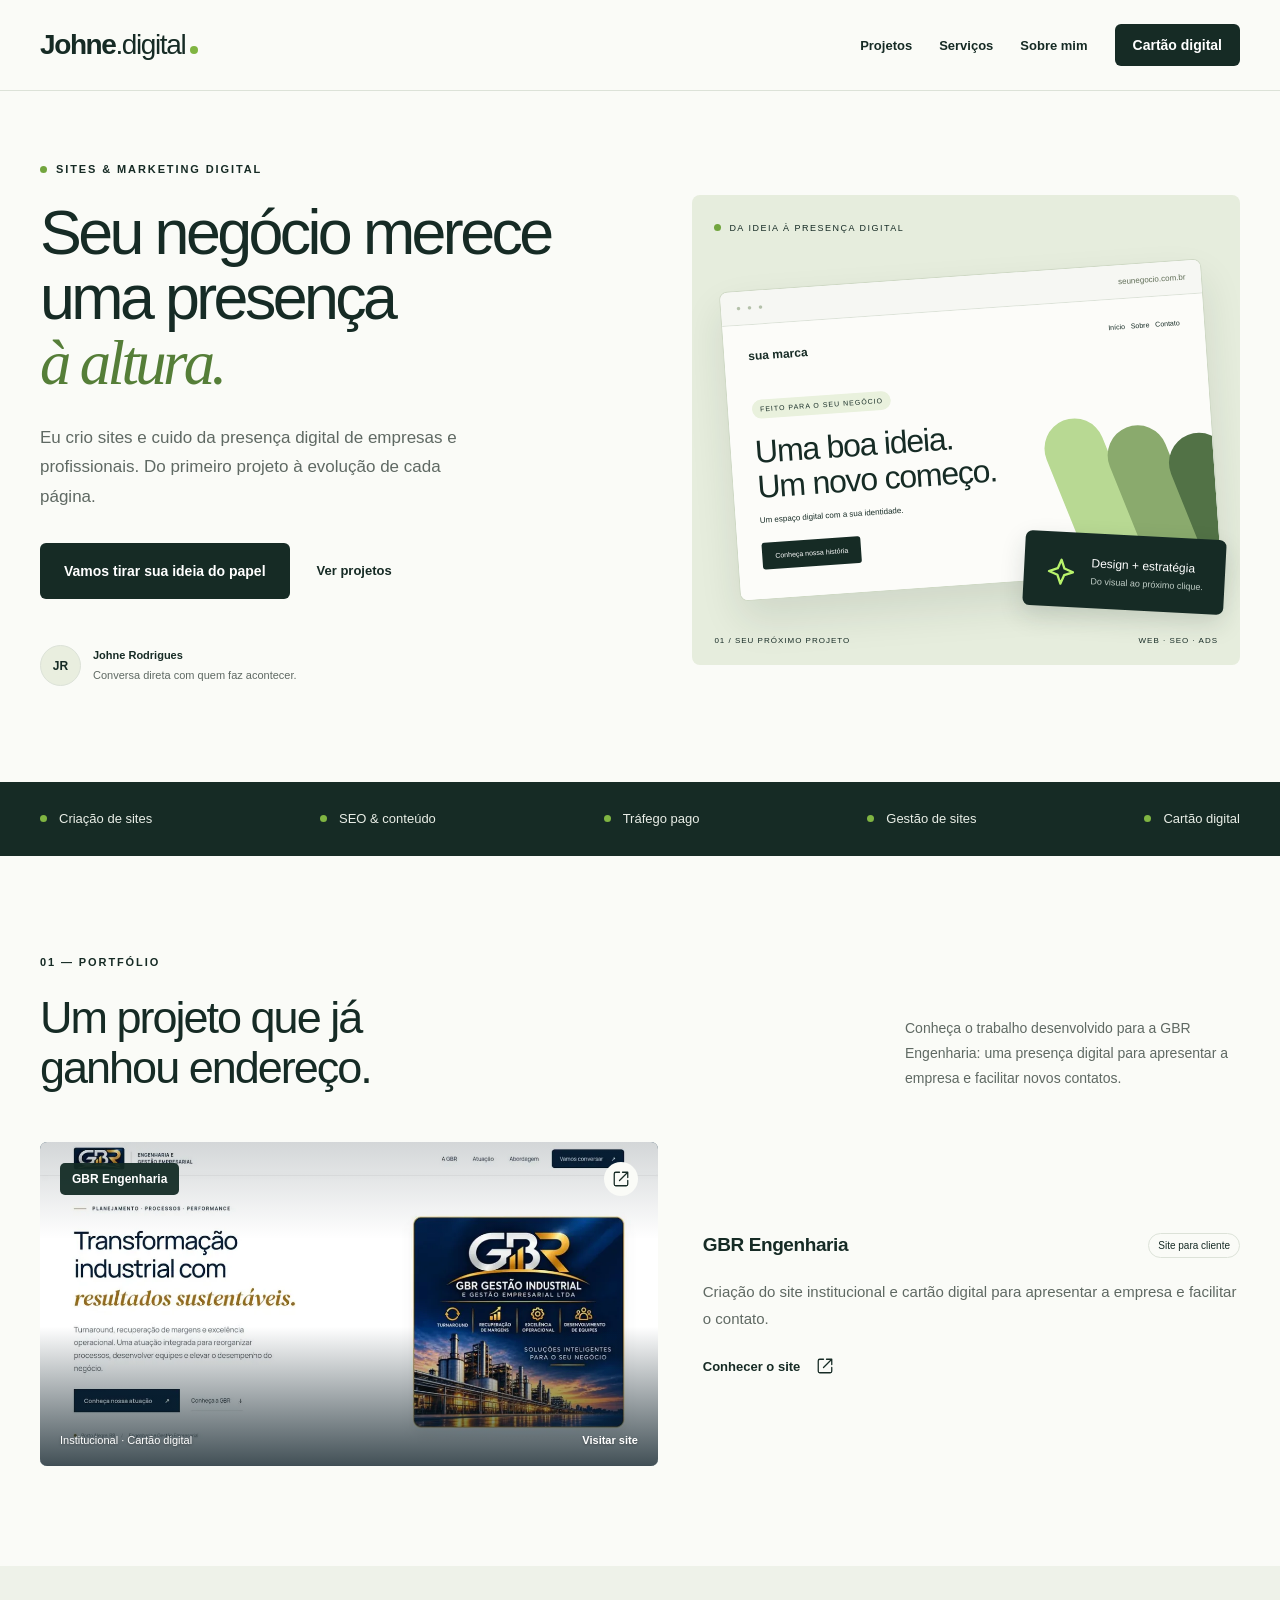
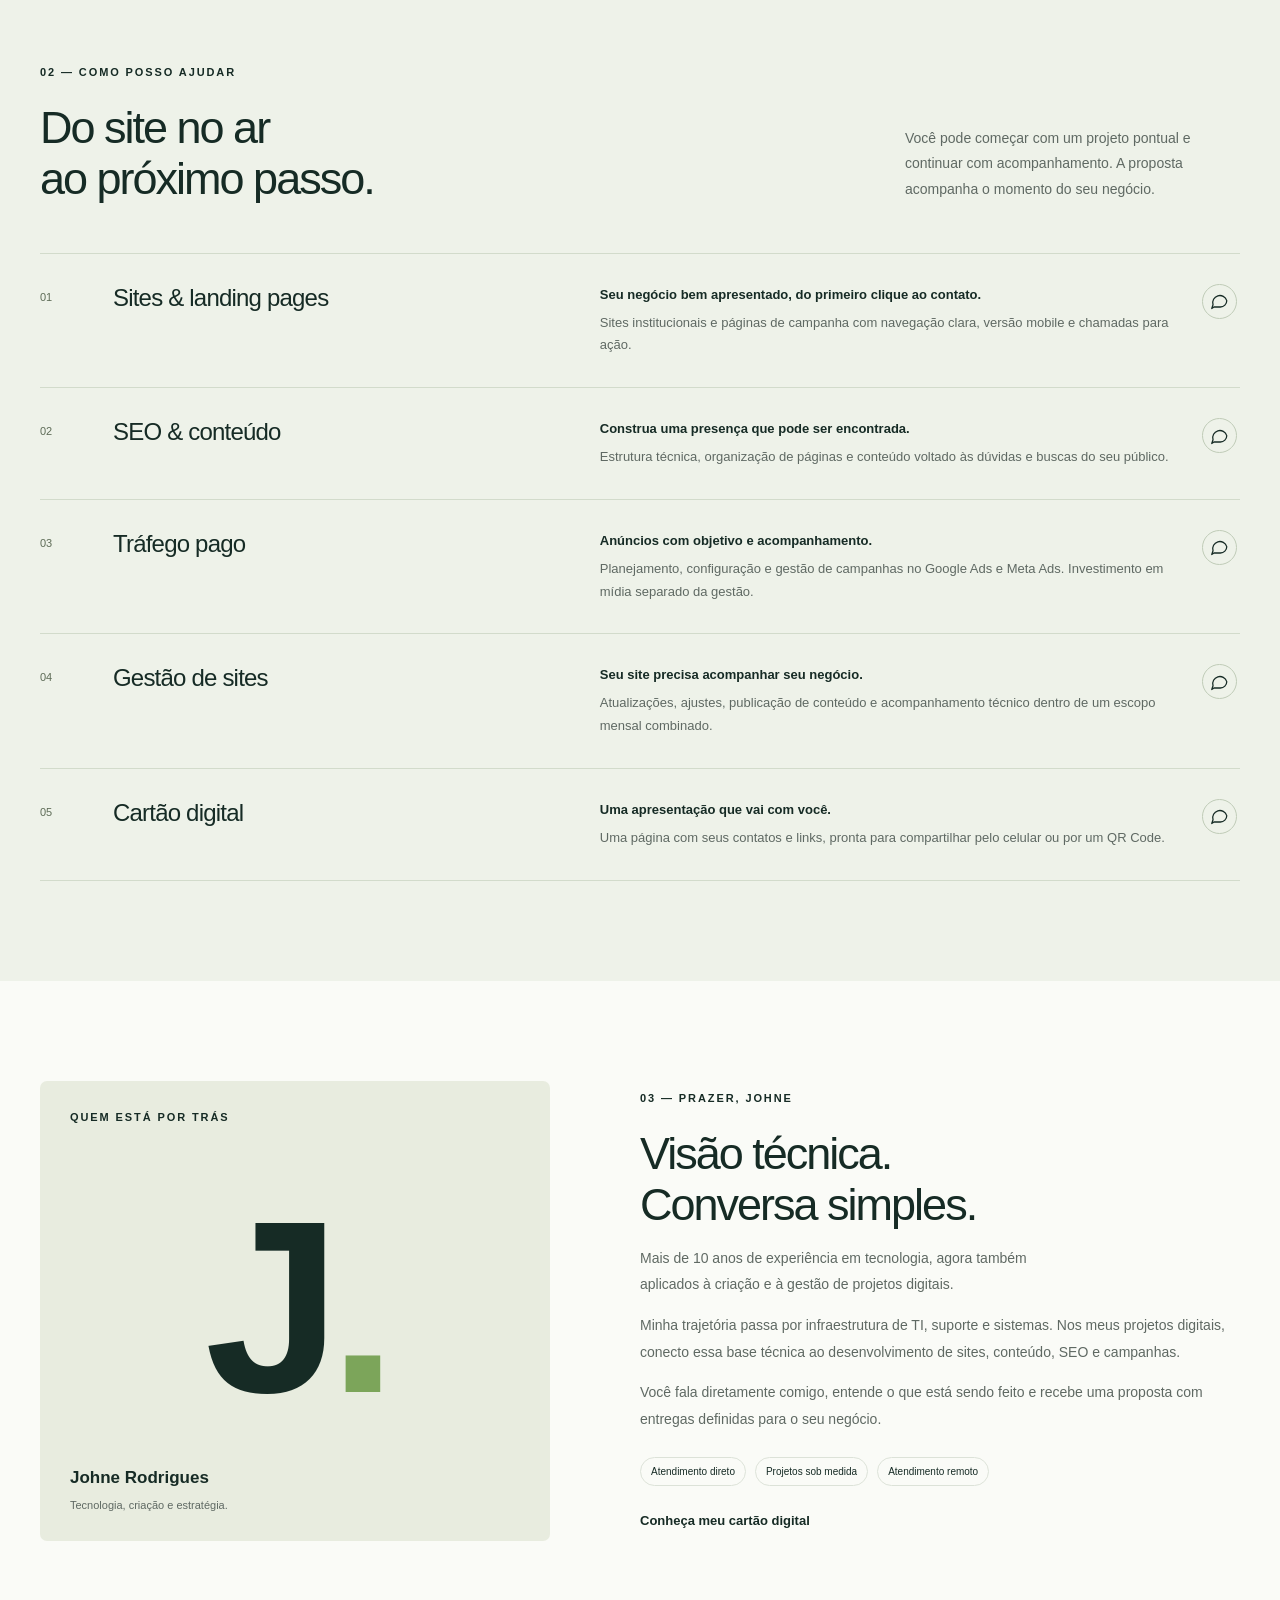
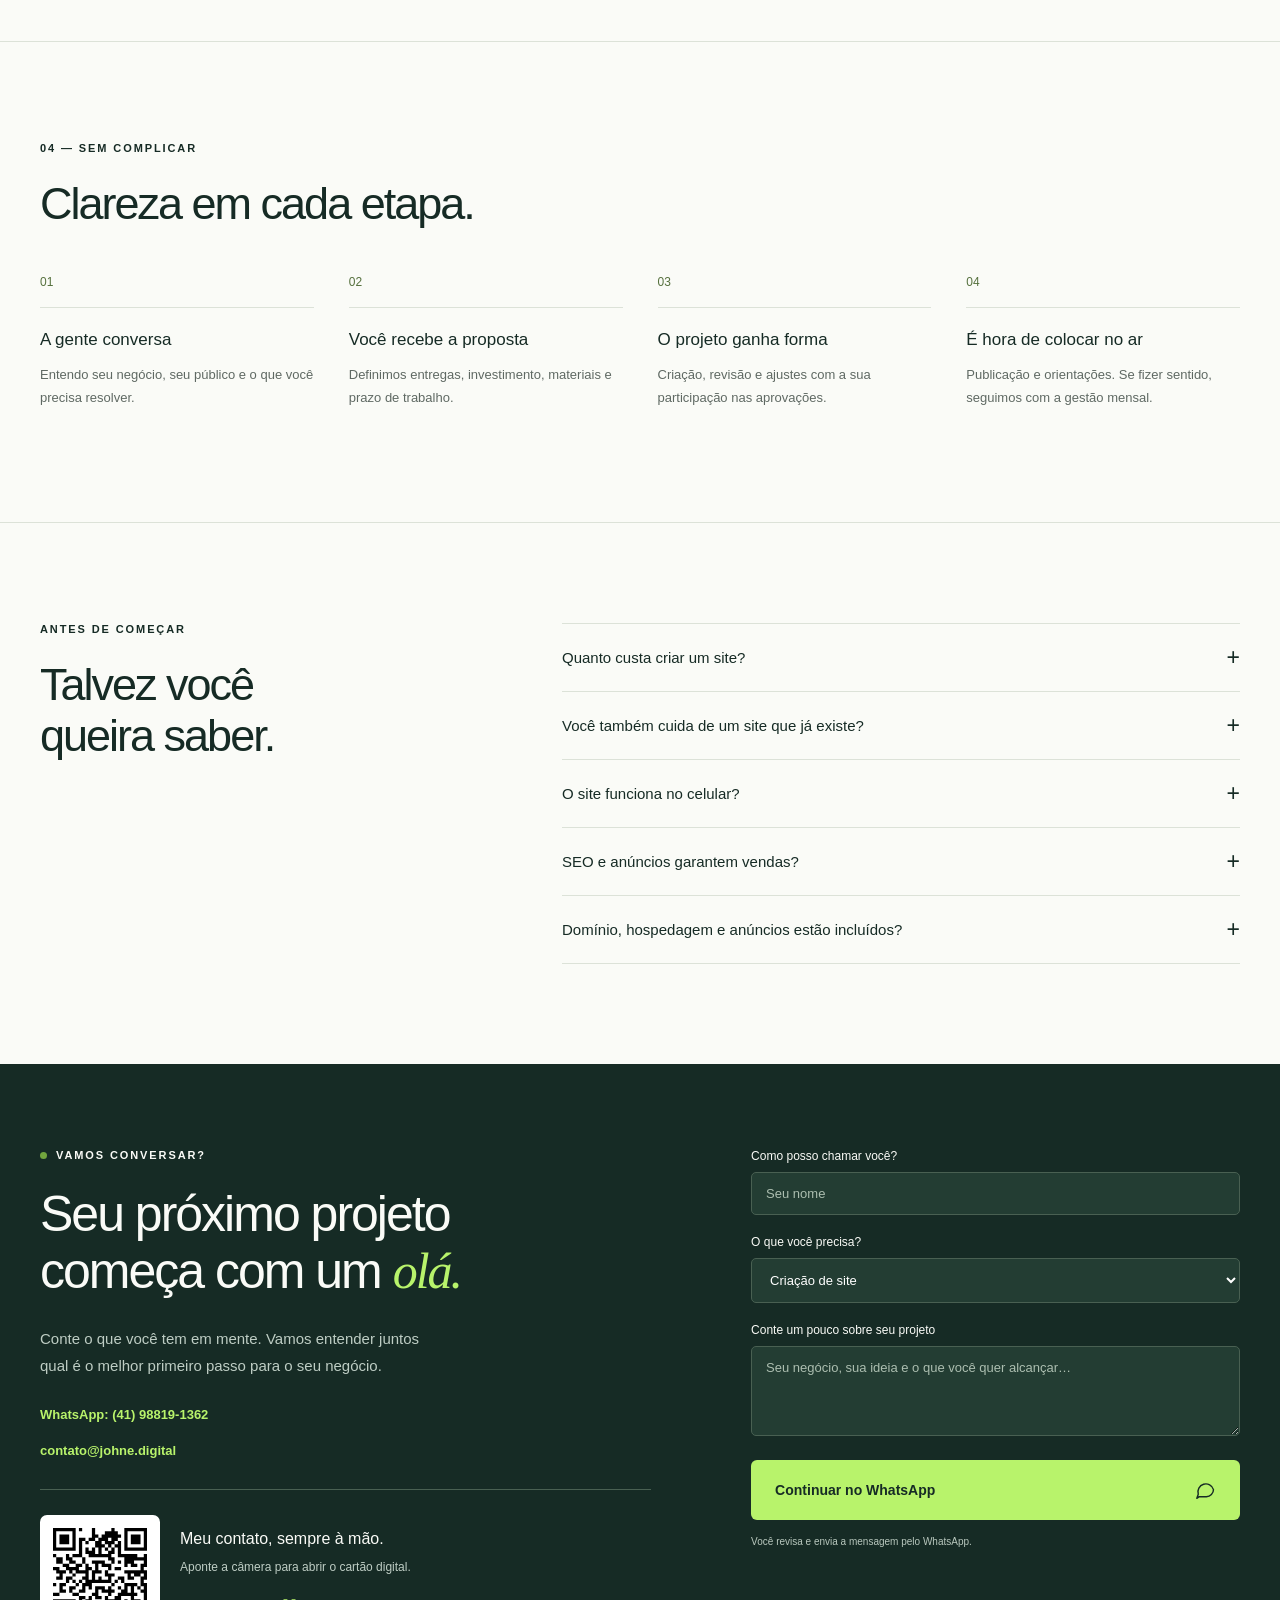
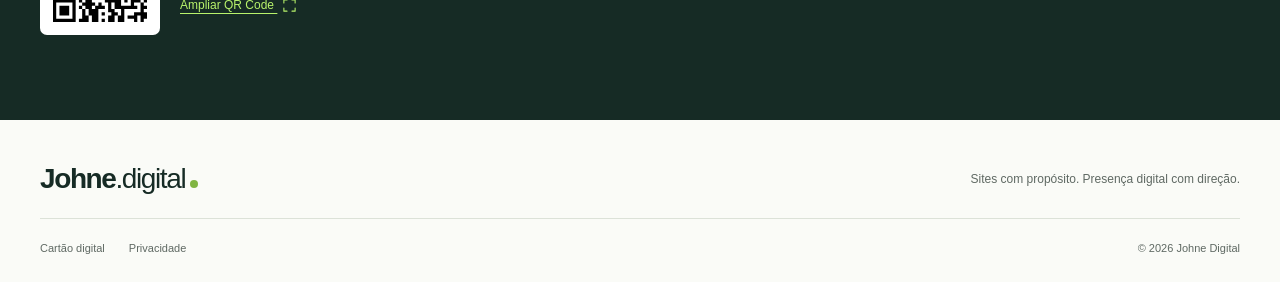
<file: index.html>
<!doctype html><html lang="pt-BR"><head><meta charset="utf-8"><meta name="viewport" content="width=device-width, initial-scale=1"><meta name="theme-color" content="#132b25"><title>Johne Digital | Criação de sites, SEO e marketing digital</title><meta name="description" content="Sites, SEO, tráfego pago e gestão de conteúdo com Johne Rodrigues. Conheça os projetos e converse sobre a presença digital do seu negócio."><link rel="canonical" href="https://johne.digital/"><meta property="og:type" content="website"><meta property="og:locale" content="pt_BR"><meta property="og:title" content="Johne Digital | Criação de sites, SEO e marketing digital"><meta property="og:description" content="Sites, SEO, tráfego pago e gestão de conteúdo com Johne Rodrigues. Conheça os projetos e converse sobre a presença digital do seu negócio."><meta property="og:url" content="https://johne.digital/"><meta property="og:image" content="https://johne.digital/assets/social.png"><meta name="twitter:card" content="summary_large_image"><link rel="icon" type="image/svg+xml" href="assets/favicon.svg"><link rel="stylesheet" href="assets/style.e40a14bbf277.css"><script defer src="assets/config.c68cc4075b70.js"></script><script defer src="assets/main.9ae607e1cc2c.js"></script><script type="application/ld+json">{"@context": "https://schema.org", "@type": "ProfessionalService", "name": "Johne Digital", "url": "https://johne.digital/", "description": "Criação de sites, SEO, tráfego pago e gestão de sites.", "email": "contato@johne.digital", "telephone": "+55 41 98819-1362", "founder": {"@type": "Person", "name": "Johne Rodrigues"}, "areaServed": "BR"}</script><script defer src="assets/analytics.d964d53e1e2e.js"></script></head><body><a class="skip" href="#conteudo">Pular para o conteúdo</a><header class="header"><div class="wrap nav-wrap"><a class="brand" href="#conteudo" aria-label="Johne Digital, início">Johne<span>.digital</span><i></i></a><button class="menu-toggle" type="button" aria-label="Abrir menu" aria-haspopup="dialog" aria-expanded="false" aria-controls="mobile-menu"><svg width="22" height="22" viewBox="0 0 24 24" fill="none" stroke="currentColor" stroke-width="1.8" stroke-linecap="round" aria-hidden="true"><path d="M4 6h16M4 12h16M4 18h16"/></svg></button><nav id="nav" aria-label="Principal"><a href="#projetos">Projetos</a><a href="#servicos">Serviços</a><a href="#sobre">Sobre mim</a><a class="button small dark" href="contato/">Cartão digital</a></nav></div></header><dialog class="mobile-panel" id="mobile-menu" aria-label="Menu de navegação"><div class="mobile-panel-top"><a class="brand" href="#conteudo" aria-label="Johne Digital, início">Johne<span>.digital</span><i></i></a><button class="menu-close" type="button" aria-label="Fechar menu" autofocus><svg width="22" height="22" viewBox="0 0 24 24" fill="none" stroke="currentColor" stroke-width="1.7" aria-hidden="true"><path d="m6 6 12 12M18 6 6 18"/></svg></button></div><nav class="mobile-navigation" aria-label="Navegação mobile"><a href="#conteudo">Início <svg class="ui-icon" width="20" height="20" viewBox="0 0 24 24" fill="none" stroke="currentColor" stroke-width="1.7" stroke-linecap="round" stroke-linejoin="round" aria-hidden="true" focusable="false"><path d="m9 5 7 7-7 7"/></svg></a><a href="#projetos">Projetos <svg class="ui-icon" width="20" height="20" viewBox="0 0 24 24" fill="none" stroke="currentColor" stroke-width="1.7" stroke-linecap="round" stroke-linejoin="round" aria-hidden="true" focusable="false"><path d="m9 5 7 7-7 7"/></svg></a><a href="#servicos">Serviços <svg class="ui-icon" width="20" height="20" viewBox="0 0 24 24" fill="none" stroke="currentColor" stroke-width="1.7" stroke-linecap="round" stroke-linejoin="round" aria-hidden="true" focusable="false"><path d="m9 5 7 7-7 7"/></svg></a><a href="#sobre">Sobre mim <svg class="ui-icon" width="20" height="20" viewBox="0 0 24 24" fill="none" stroke="currentColor" stroke-width="1.7" stroke-linecap="round" stroke-linejoin="round" aria-hidden="true" focusable="false"><path d="m9 5 7 7-7 7"/></svg></a><a href="contato/">Cartão digital <svg class="ui-icon" width="20" height="20" viewBox="0 0 24 24" fill="none" stroke="currentColor" stroke-width="1.7" stroke-linecap="round" stroke-linejoin="round" aria-hidden="true" focusable="false"><path d="m9 5 7 7-7 7"/></svg></a></nav><a class="button dark mobile-contact" href="#contato">Vamos conversar <svg class="ui-icon" width="20" height="20" viewBox="0 0 24 24" fill="none" stroke="currentColor" stroke-width="1.7" stroke-linecap="round" stroke-linejoin="round" aria-hidden="true" focusable="false"><path d="M21 11.5a8.5 8.5 0 0 1-8.5 8.5H4l-3 2 1.7-5A8.5 8.5 0 1 1 21 11.5Z"/></svg></a></dialog><main id="conteudo"><section class="hero wrap"><div class="hero-copy"><p class="eyebrow"><span class="dot"></span> SITES & MARKETING DIGITAL</p><h1>Seu negócio merece<br>uma presença<br><em>à altura.</em></h1><p class="lead">Eu crio sites e cuido da presença digital de empresas e profissionais. Do primeiro projeto à evolução de cada página.</p><div class="actions"><a class="button dark" href="#contato">Vamos tirar sua ideia do papel</a><a class="text-link" href="#projetos">Ver projetos</a></div><div class="hero-note"><span class="avatar">JR</span><p><strong>Johne Rodrigues</strong><br>Conversa direta com quem faz acontecer.</p></div></div><div class="hero-art" aria-label="Ilustração de um projeto de site responsivo"><div class="art-label"><span class="dot"></span> DA IDEIA À PRESENÇA DIGITAL</div><div class="mock-browser"><div class="browser-bar"><span>● ● ●</span><span>seunegocio.com.br</span></div><div class="mock-body"><div class="mock-nav">sua marca<span>Início &nbsp; Sobre &nbsp; Contato</span></div><span class="mock-pill">FEITO PARA O SEU NEGÓCIO</span><h2>Uma boa ideia.<br>Um novo começo.</h2><p>Um espaço digital com a sua identidade.</p><span class="mock-cta">Conheça nossa história</span><div class="mock-shapes"><i></i><i></i><i></i></div></div></div><div class="floating-badge"><span><svg class="ui-icon" width="20" height="20" viewBox="0 0 24 24" fill="none" stroke="currentColor" stroke-width="1.7" stroke-linecap="round" stroke-linejoin="round" aria-hidden="true" focusable="false"><path d="m12 3 2.5 6.5L21 12l-6.5 2.5L12 21l-2.5-6.5L3 12l6.5-2.5Z"/></svg></span><div>Design + estratégia<strong>Do visual ao próximo clique.</strong></div></div><div class="art-bottom"><span>01 / SEU PRÓXIMO PROJETO</span><span>WEB · SEO · ADS</span></div></div></section><div class="skills-strip"><div class="wrap"><span>Criação de sites</span><span>SEO & conteúdo</span><span>Tráfego pago</span><span>Gestão de sites</span><span>Cartão digital</span></div></div><section class="section wrap" id="projetos"><div class="section-heading"><div><p class="eyebrow">01 — PORTFÓLIO</p><h2>Um projeto que já<br>ganhou endereço.</h2></div><p>Conheça o trabalho desenvolvido para a GBR Engenharia: uma presença digital para apresentar a empresa e facilitar novos contatos.</p></div><div class="projects projects-single"><article class="project"><a class="project-cover gbr gbr-preview" href="https://gbreng.com.br/" aria-label="Visitar o site da GBR Engenharia em nova guia" target="_blank" rel="noopener noreferrer"><img class="project-background" src="assets/gbr-site-640.webp" srcset="assets/gbr-site-640.webp 640w, assets/gbr-site-1200.webp 1200w" sizes="(max-width: 760px) calc(100vw - 40px), (max-width: 1050px) calc(100vw - 48px), (max-width: 1280px) 52vw, 620px" alt="Página inicial do site da GBR Engenharia e Gestão Empresarial" width="1200" height="629" loading="lazy" decoding="async"><span class="cover-top"><span class="preview-label">GBR Engenharia</span><span class="preview-arrow" aria-hidden="true"><svg class="ui-icon" width="20" height="20" viewBox="0 0 24 24" fill="none" stroke="currentColor" stroke-width="1.7" stroke-linecap="round" stroke-linejoin="round" aria-hidden="true" focusable="false"><path d="M14 3h7v7M21 3 10 14M10 3H5a2 2 0 0 0-2 2v14a2 2 0 0 0 2 2h14a2 2 0 0 0 2-2v-5"/></svg></span></span><span class="cover-bottom"><span>Institucional · Cartão digital</span><span class="preview-visit">Visitar site</span></span></a><div class="project-info"><div class="project-title"><h3>GBR Engenharia</h3><span class="tag">Site para cliente</span></div><p>Criação do site institucional e cartão digital para apresentar a empresa e facilitar o contato.</p><a class="text-link" href="https://gbreng.com.br/" target="_blank" rel="noopener noreferrer">Conhecer o site <svg class="ui-icon" width="20" height="20" viewBox="0 0 24 24" fill="none" stroke="currentColor" stroke-width="1.7" stroke-linecap="round" stroke-linejoin="round" aria-hidden="true" focusable="false"><path d="M14 3h7v7M21 3 10 14M10 3H5a2 2 0 0 0-2 2v14a2 2 0 0 0 2 2h14a2 2 0 0 0 2-2v-5"/></svg></a></div></article></div></section><section class="services-section" id="servicos"><div class="wrap section"><div class="section-heading"><div><p class="eyebrow">02 — COMO POSSO AJUDAR</p><h2>Do site no ar<br>ao próximo passo.</h2></div><p>Você pode começar com um projeto pontual e continuar com acompanhamento. A proposta acompanha o momento do seu negócio.</p></div><div class="services"><article class="service"><span class="service-number">01</span><h3>Sites & landing pages</h3><div><h4>Seu negócio bem apresentado, do primeiro clique ao contato.</h4><p>Sites institucionais e páginas de campanha com navegação clara, versão mobile e chamadas para ação.</p></div><a href="#contato" aria-label="Conversar sobre Sites & landing pages"><svg class="ui-icon" width="20" height="20" viewBox="0 0 24 24" fill="none" stroke="currentColor" stroke-width="1.7" stroke-linecap="round" stroke-linejoin="round" aria-hidden="true" focusable="false"><path d="M21 11.5a8.5 8.5 0 0 1-8.5 8.5H4l-3 2 1.7-5A8.5 8.5 0 1 1 21 11.5Z"/></svg></a></article><article class="service"><span class="service-number">02</span><h3>SEO & conteúdo</h3><div><h4>Construa uma presença que pode ser encontrada.</h4><p>Estrutura técnica, organização de páginas e conteúdo voltado às dúvidas e buscas do seu público.</p></div><a href="#contato" aria-label="Conversar sobre SEO & conteúdo"><svg class="ui-icon" width="20" height="20" viewBox="0 0 24 24" fill="none" stroke="currentColor" stroke-width="1.7" stroke-linecap="round" stroke-linejoin="round" aria-hidden="true" focusable="false"><path d="M21 11.5a8.5 8.5 0 0 1-8.5 8.5H4l-3 2 1.7-5A8.5 8.5 0 1 1 21 11.5Z"/></svg></a></article><article class="service"><span class="service-number">03</span><h3>Tráfego pago</h3><div><h4>Anúncios com objetivo e acompanhamento.</h4><p>Planejamento, configuração e gestão de campanhas no Google Ads e Meta Ads. Investimento em mídia separado da gestão.</p></div><a href="#contato" aria-label="Conversar sobre Tráfego pago"><svg class="ui-icon" width="20" height="20" viewBox="0 0 24 24" fill="none" stroke="currentColor" stroke-width="1.7" stroke-linecap="round" stroke-linejoin="round" aria-hidden="true" focusable="false"><path d="M21 11.5a8.5 8.5 0 0 1-8.5 8.5H4l-3 2 1.7-5A8.5 8.5 0 1 1 21 11.5Z"/></svg></a></article><article class="service"><span class="service-number">04</span><h3>Gestão de sites</h3><div><h4>Seu site precisa acompanhar seu negócio.</h4><p>Atualizações, ajustes, publicação de conteúdo e acompanhamento técnico dentro de um escopo mensal combinado.</p></div><a href="#contato" aria-label="Conversar sobre Gestão de sites"><svg class="ui-icon" width="20" height="20" viewBox="0 0 24 24" fill="none" stroke="currentColor" stroke-width="1.7" stroke-linecap="round" stroke-linejoin="round" aria-hidden="true" focusable="false"><path d="M21 11.5a8.5 8.5 0 0 1-8.5 8.5H4l-3 2 1.7-5A8.5 8.5 0 1 1 21 11.5Z"/></svg></a></article><article class="service"><span class="service-number">05</span><h3>Cartão digital</h3><div><h4>Uma apresentação que vai com você.</h4><p>Uma página com seus contatos e links, pronta para compartilhar pelo celular ou por um QR Code.</p></div><a href="#contato" aria-label="Conversar sobre Cartão digital"><svg class="ui-icon" width="20" height="20" viewBox="0 0 24 24" fill="none" stroke="currentColor" stroke-width="1.7" stroke-linecap="round" stroke-linejoin="round" aria-hidden="true" focusable="false"><path d="M21 11.5a8.5 8.5 0 0 1-8.5 8.5H4l-3 2 1.7-5A8.5 8.5 0 1 1 21 11.5Z"/></svg></a></article></div></div></section><section class="section wrap about" id="sobre"><div class="about-art"><span class="eyebrow">QUEM ESTÁ POR TRÁS</span><div class="monogram">J<span>.</span></div><div><strong>Johne Rodrigues</strong><p>Tecnologia, criação e estratégia.</p></div></div><div><p class="eyebrow">03 — PRAZER, JOHNE</p><h2>Visão técnica.<br>Conversa simples.</h2><p class="lead">Mais de 10 anos de experiência em tecnologia, agora também aplicados à criação e à gestão de projetos digitais.</p><p>Minha trajetória passa por infraestrutura de TI, suporte e sistemas. Nos meus projetos digitais, conecto essa base técnica ao desenvolvimento de sites, conteúdo, SEO e campanhas.</p><p>Você fala diretamente comigo, entende o que está sendo feito e recebe uma proposta com entregas definidas para o seu negócio.</p><div class="about-points"><span>Atendimento direto</span><span>Projetos sob medida</span><span>Atendimento remoto</span></div><a class="text-link" href="contato/">Conheça meu cartão digital</a></div></section><section class="process-section"><div class="wrap section"><p class="eyebrow">04 — SEM COMPLICAR</p><h2>Clareza em cada etapa.</h2><div class="steps"><article><span>01</span><h3>A gente conversa</h3><p>Entendo seu negócio, seu público e o que você precisa resolver.</p></article><article><span>02</span><h3>Você recebe a proposta</h3><p>Definimos entregas, investimento, materiais e prazo de trabalho.</p></article><article><span>03</span><h3>O projeto ganha forma</h3><p>Criação, revisão e ajustes com a sua participação nas aprovações.</p></article><article><span>04</span><h3>É hora de colocar no ar</h3><p>Publicação e orientações. Se fizer sentido, seguimos com a gestão mensal.</p></article></div></div></section><section class="section wrap faq"><div><p class="eyebrow">ANTES DE COMEÇAR</p><h2>Talvez você<br>queira saber.</h2></div><div><details><summary>Quanto custa criar um site?</summary><p>Depende do número de páginas, dos conteúdos e das funcionalidades. Depois de entender sua necessidade, envio uma proposta com o que está incluído e as condições de pagamento.</p></details><details><summary>Você também cuida de um site que já existe?</summary><p>Sim. Primeiro avalio a estrutura e os acessos disponíveis para definir quais ajustes, atualizações ou melhorias posso executar.</p></details><details><summary>O site funciona no celular?</summary><p>Sim. Os projetos são desenvolvidos para se adaptar a celulares, tablets e computadores, com atenção à leitura e à navegação.</p></details><details><summary>SEO e anúncios garantem vendas?</summary><p>Não há garantia de posições ou vendas. O trabalho envolve planejamento, implementação e acompanhamento. Os resultados também dependem da concorrência, da oferta, do orçamento e do atendimento do seu negócio.</p></details><details><summary>Domínio, hospedagem e anúncios estão incluídos?</summary><p>Esses custos são discriminados na proposta. A verba paga ao Google ou à Meta é separada do serviço de gestão de campanhas.</p></details></div></section><section class="contact-section" id="contato"><div class="wrap contact-grid"><div><p class="eyebrow"><span class="dot"></span> VAMOS CONVERSAR?</p><h2>Seu próximo projeto<br>começa com um <em>olá.</em></h2><p>Conte o que você tem em mente. Vamos entender juntos qual é o melhor primeiro passo para o seu negócio.</p><a class="text-link" href="https://wa.me/5541988191362" target="_blank" rel="noopener noreferrer">WhatsApp: (41) 98819-1362</a><br><br><a class="text-link" href="mailto:contato@johne.digital">contato@johne.digital</a><div class="contact-qr"><button class="qr-trigger" type="button" data-qr-open aria-haspopup="dialog" aria-controls="qr-dialog" aria-label="Ampliar QR Code do cartão digital"><img src="assets/qr-contato.svg" alt="QR Code para o cartão digital da Johne Digital" width="120" height="120"></button><div><h3>Meu contato, sempre à mão.</h3><p>Aponte a câmera para abrir o cartão digital.</p><button class="qr-expand" type="button" data-qr-open aria-haspopup="dialog" aria-controls="qr-dialog">Ampliar QR Code <svg class="ui-icon" width="20" height="20" viewBox="0 0 24 24" fill="none" stroke="currentColor" stroke-width="1.7" stroke-linecap="round" stroke-linejoin="round" aria-hidden="true" focusable="false"><path d="M8 3H3v5m13-5h5v5M3 16v5h5m13-5v5h-5"/></svg></button></div></div></div><form id="brief-form"><label for="name">Como posso chamar você?</label><input id="name" name="name" placeholder="Seu nome" autocomplete="name" maxlength="100" required><label for="service">O que você precisa?</label><select id="service" name="service"><option>Criação de site</option><option>SEO e conteúdo</option><option>Gestão de anúncios</option><option>Manutenção do site</option><option>Cartão digital</option><option>Quero conversar sobre uma ideia</option></select><label for="message">Conte um pouco sobre seu projeto</label><textarea id="message" name="message" rows="3" placeholder="Seu negócio, sua ideia e o que você quer alcançar…" maxlength="3000" required></textarea><button class="button lime" type="submit">Preparar conversa <svg class="ui-icon" width="20" height="20" viewBox="0 0 24 24" fill="none" stroke="currentColor" stroke-width="1.7" stroke-linecap="round" stroke-linejoin="round" aria-hidden="true" focusable="false"><path d="M21 11.5a8.5 8.5 0 0 1-8.5 8.5H4l-3 2 1.7-5A8.5 8.5 0 1 1 21 11.5Z"/></svg></button><p class="form-note" id="form-note">A mensagem será preparada para você enviar pelo canal de contato disponível.</p><p class="status" id="form-status" role="status"></p></form></div></section></main><footer class="wrap footer"><a class="brand" href="#conteudo" aria-label="Johne Digital, início">Johne<span>.digital</span><i></i></a><p>Sites com propósito. Presença digital com direção.</p><div><a href="contato/">Cartão digital</a><a href="privacidade/">Privacidade</a><span>© <span data-year>2026</span> Johne Digital</span></div></footer><a class="whatsapp-float whatsapp-waiting" inert data-contact="whatsapp" href="https://wa.me/5541988191362" target="_blank" rel="noopener noreferrer" aria-label="Conversar pelo WhatsApp (abre em nova guia)"><svg width="36" height="36" aria-hidden="true" focusable="false" xmlns='http://www.w3.org/2000/svg' viewBox='0 0 24 24'><path fill='#fff' d='M3.516 3.516c4.686-4.686 12.284-4.686 16.97 0s4.686 12.283 0 16.97a12 12 0 0 1-13.754 2.299l-5.814.735a.392.392 0 0 1-.438-.44l.748-5.788A12 12 0 0 1 3.517 3.517zm3.61 17.043.3.158a9.85 9.85 0 0 0 11.534-1.758c3.843-3.843 3.843-10.074 0-13.918s-10.075-3.843-13.918 0a9.85 9.85 0 0 0-1.747 11.554l.16.303-.51 3.942a.196.196 0 0 0 .219.22zm6.534-7.003-.933 1.164a9.84 9.84 0 0 1-3.497-3.495l1.166-.933a.79.79 0 0 0 .23-.94L9.561 6.96a.79.79 0 0 0-.924-.445l-2.023.524a.797.797 0 0 0-.588.88 11.754 11.754 0 0 0 10.005 10.005.797.797 0 0 0 .88-.587l.525-2.023a.79.79 0 0 0-.445-.923L14.6 13.327a.79.79 0 0 0-.94.23z'/></svg></a><dialog class="qr-dialog" id="qr-dialog" aria-labelledby="qr-title" aria-describedby="qr-description"><button class="qr-close" type="button" data-qr-close aria-label="Fechar QR Code" autofocus>×</button><p class="eyebrow">JOHNE DIGITAL</p><h2 id="qr-title">Vamos manter contato?</h2><p id="qr-description">Aponte a câmera do celular para abrir meu cartão digital.</p><img class="qr-large" src="assets/qr-contato.svg" alt="QR Code para https://johne.digital/contato/" width="360" height="360"><a class="button dark" href="contato/">Abrir cartão digital</a></dialog></body></html>
</file>
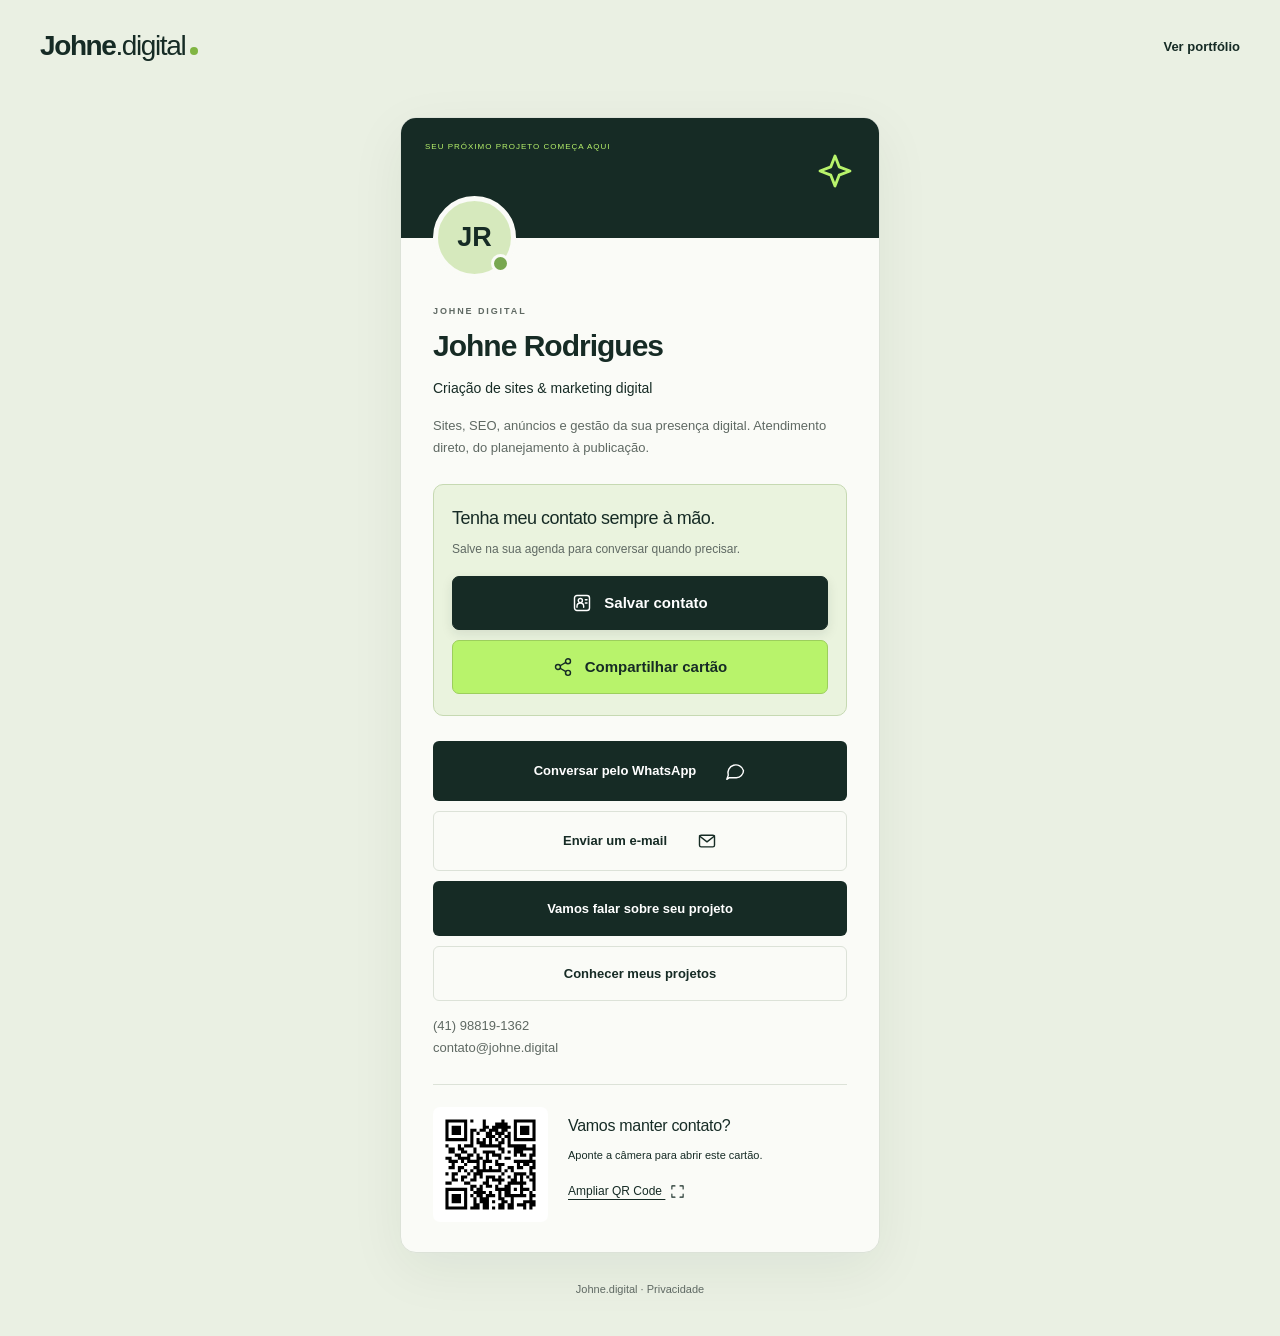
<file: contato/index.html>
<!doctype html><html lang="pt-BR"><head><meta charset="utf-8"><meta name="viewport" content="width=device-width, initial-scale=1"><meta name="theme-color" content="#132b25"><title>Johne Rodrigues | Cartão digital — Johne Digital</title><meta name="description" content="Conheça os serviços da Johne Digital e compartilhe o cartão de Johne Rodrigues."><link rel="canonical" href="https://johne.digital/contato/"><meta property="og:type" content="website"><meta property="og:locale" content="pt_BR"><meta property="og:title" content="Johne Rodrigues | Cartão digital — Johne Digital"><meta property="og:description" content="Conheça os serviços da Johne Digital e compartilhe o cartão de Johne Rodrigues."><meta property="og:url" content="https://johne.digital/contato/"><meta property="og:image" content="https://johne.digital/assets/social.png"><meta name="twitter:card" content="summary_large_image"><link rel="icon" type="image/svg+xml" href="../assets/favicon.svg"><link rel="stylesheet" href="../assets/style.e40a14bbf277.css"><script defer src="../assets/config.c68cc4075b70.js"></script><script defer src="../assets/main.9ae607e1cc2c.js"></script><script defer src="../assets/analytics.d964d53e1e2e.js"></script></head><body class="card-page"><header class="wrap card-header"><a class="brand" href="../" aria-label="Johne Digital, início">Johne<span>.digital</span><i></i></a><a class="text-link" href="../">Ver portfólio</a></header><main class="digital-card"><div class="card-banner"><span>SEU PRÓXIMO PROJETO COMEÇA AQUI</span><span aria-hidden="true"><svg class="ui-icon" width="20" height="20" viewBox="0 0 24 24" fill="none" stroke="currentColor" stroke-width="1.7" stroke-linecap="round" stroke-linejoin="round" aria-hidden="true" focusable="false"><path d="m12 3 2.5 6.5L21 12l-6.5 2.5L12 21l-2.5-6.5L3 12l6.5-2.5Z"/></svg></span></div><div class="card-content"><div class="card-avatar">JR<span></span></div><p class="eyebrow">JOHNE DIGITAL</p><h1>Johne Rodrigues</h1><p class="card-subtitle">Criação de sites & marketing digital</p><p>Sites, SEO, anúncios e gestão da sua presença digital. Atendimento direto, do planejamento à publicação.</p><section class="save-contact-panel" aria-labelledby="save-contact-title"><h2 id="save-contact-title">Tenha meu contato sempre à mão.</h2><p>Salve na sua agenda para conversar quando precisar.</p><div class="card-tools"><button class="save-primary" id="save-contact" type="button"><svg class="ui-icon" width="20" height="20" viewBox="0 0 24 24" fill="none" stroke="currentColor" stroke-width="1.7" stroke-linecap="round" stroke-linejoin="round" aria-hidden="true" focusable="false"><rect x="3" y="3" width="18" height="18" rx="3"/><circle cx="10" cy="9" r="2.5"/><path d="M6 17v-1a4 4 0 0 1 8 0v1m2-9h2m-2 4h2"/></svg> Salvar contato</button><button class="share-secondary" id="share-card" type="button"><svg class="ui-icon" width="20" height="20" viewBox="0 0 24 24" fill="none" stroke="currentColor" stroke-width="1.7" stroke-linecap="round" stroke-linejoin="round" aria-hidden="true" focusable="false"><circle cx="18" cy="5" r="3"/><circle cx="6" cy="12" r="3"/><circle cx="18" cy="19" r="3"/><path d="m8.6 10.5 6.8-4m-6.8 7 6.8 4"/></svg> Compartilhar cartão</button></div><p role="status" id="card-status"></p></section><div class="card-links"><a data-contact="whatsapp" class="button dark" href="https://wa.me/5541988191362" target="_blank" rel="noopener noreferrer">Conversar pelo WhatsApp <svg class="ui-icon" width="20" height="20" viewBox="0 0 24 24" fill="none" stroke="currentColor" stroke-width="1.7" stroke-linecap="round" stroke-linejoin="round" aria-hidden="true" focusable="false"><path d="M21 11.5a8.5 8.5 0 0 1-8.5 8.5H4l-3 2 1.7-5A8.5 8.5 0 1 1 21 11.5Z"/></svg></a><a data-contact="email" class="button outline" href="mailto:contato@johne.digital">Enviar um e-mail <svg class="ui-icon" width="20" height="20" viewBox="0 0 24 24" fill="none" stroke="currentColor" stroke-width="1.7" stroke-linecap="round" stroke-linejoin="round" aria-hidden="true" focusable="false"><rect x="3" y="5" width="18" height="14" rx="2"/><path d="m3 6 9 7 9-7"/></svg></a><a class="button dark" href="../#contato">Vamos falar sobre seu projeto</a><a class="button outline" href="../#projetos">Conhecer meus projetos</a></div><p class="contact-details"><a href="tel:+5541988191362">(41) 98819-1362</a><br><a href="mailto:contato@johne.digital">contato@johne.digital</a></p><div class="qr-area"><button class="qr-trigger" type="button" data-qr-open aria-haspopup="dialog" aria-controls="qr-dialog" aria-label="Ampliar QR Code do cartão digital"><img src="../assets/qr-contato.svg" alt="QR Code para https://johne.digital/contato/" width="150" height="150"></button><div><h2>Vamos manter contato?</h2><p>Aponte a câmera para abrir este cartão.</p><button class="qr-expand" type="button" data-qr-open aria-haspopup="dialog" aria-controls="qr-dialog">Ampliar QR Code <svg class="ui-icon" width="20" height="20" viewBox="0 0 24 24" fill="none" stroke="currentColor" stroke-width="1.7" stroke-linecap="round" stroke-linejoin="round" aria-hidden="true" focusable="false"><path d="M8 3H3v5m13-5h5v5M3 16v5h5m13-5v5h-5"/></svg></button></div></div></div></main><p class="card-footer">Johne.digital · <a href="../privacidade/">Privacidade</a></p><dialog class="qr-dialog" id="qr-dialog" aria-labelledby="qr-title" aria-describedby="qr-description"><button class="qr-close" type="button" data-qr-close aria-label="Fechar QR Code" autofocus>×</button><p class="eyebrow">JOHNE DIGITAL</p><h2 id="qr-title">Vamos manter contato?</h2><p id="qr-description">Aponte a câmera do celular para abrir meu cartão digital.</p><img class="qr-large" src="../assets/qr-contato.svg" alt="QR Code para https://johne.digital/contato/" width="360" height="360"><a class="button dark" href="../">Ver portfólio</a></dialog></body></html>
</file>
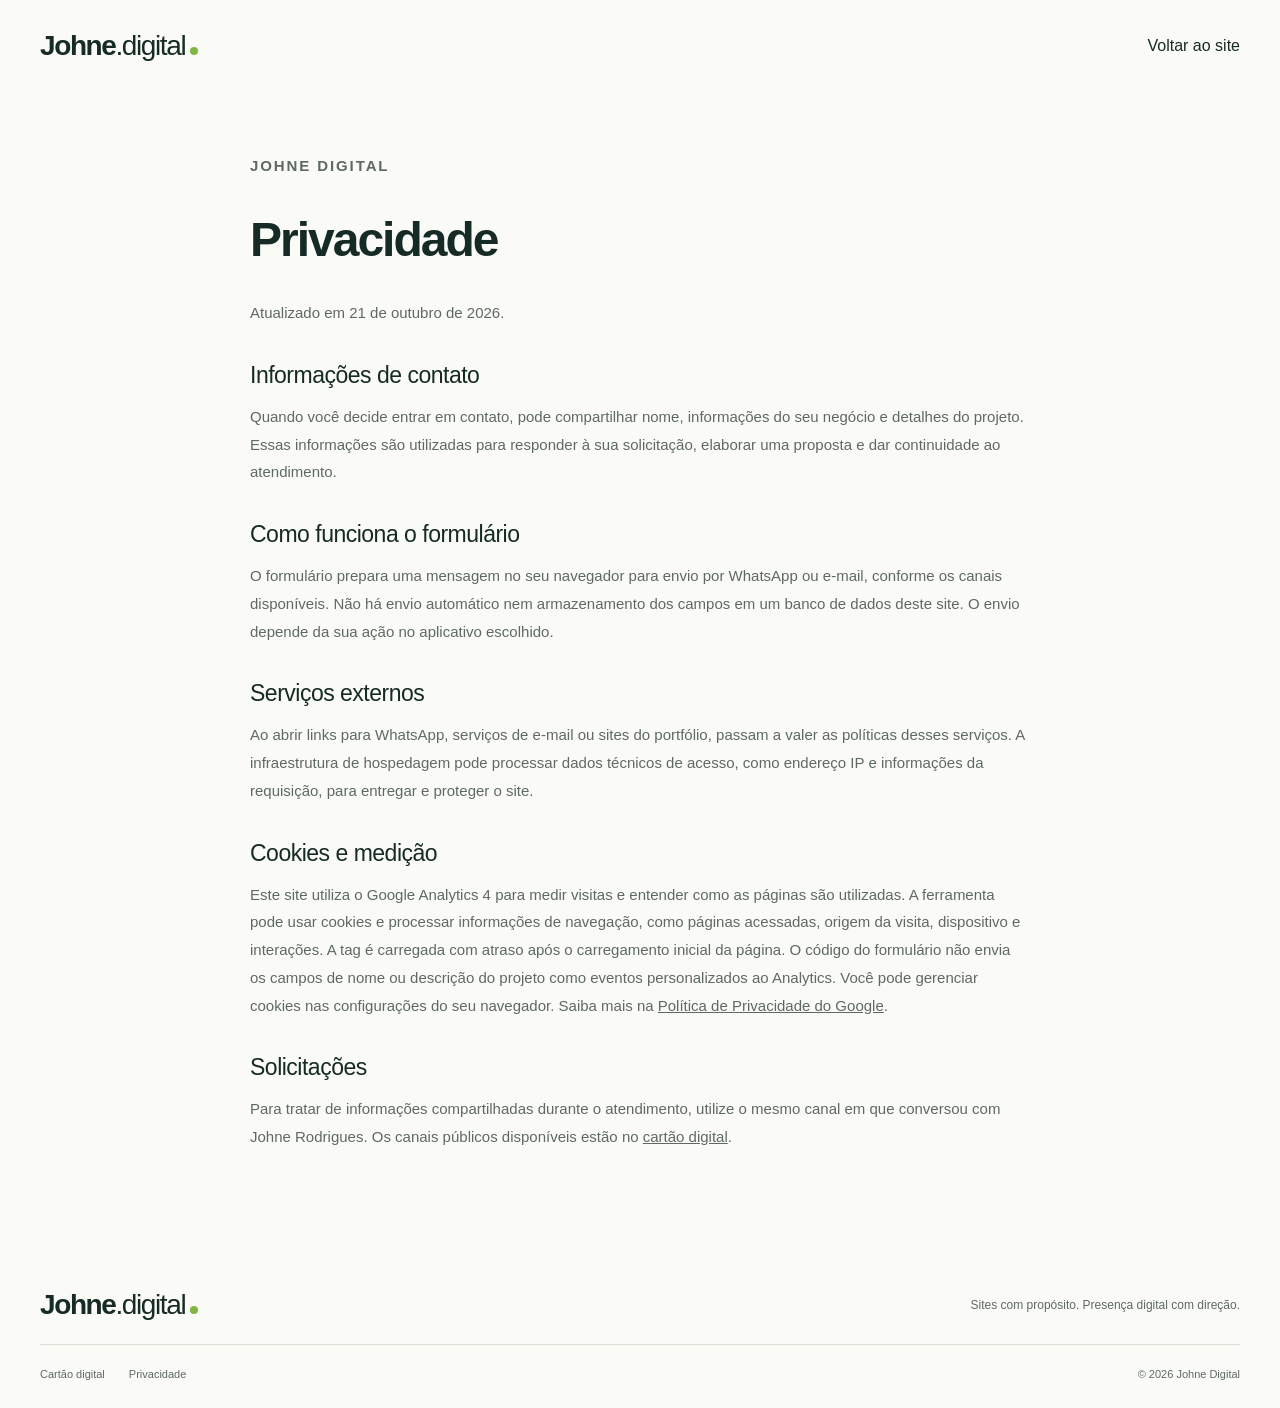
<file: privacidade/index.html>
<!doctype html><html lang="pt-BR"><head><meta charset="utf-8"><meta name="viewport" content="width=device-width, initial-scale=1"><meta name="theme-color" content="#132b25"><title>Privacidade | Johne Digital</title><meta name="description" content="Informações sobre privacidade e uso dos dados no site Johne Digital."><link rel="canonical" href="https://johne.digital/privacidade/"><meta property="og:type" content="website"><meta property="og:locale" content="pt_BR"><meta property="og:title" content="Privacidade | Johne Digital"><meta property="og:description" content="Informações sobre privacidade e uso dos dados no site Johne Digital."><meta property="og:url" content="https://johne.digital/privacidade/"><meta property="og:image" content="https://johne.digital/assets/social.png"><meta name="twitter:card" content="summary_large_image"><link rel="icon" type="image/svg+xml" href="../assets/favicon.svg"><link rel="stylesheet" href="../assets/style.e40a14bbf277.css"><script defer src="../assets/config.c68cc4075b70.js"></script><script defer src="../assets/main.9ae607e1cc2c.js"></script><script defer src="../assets/analytics.d964d53e1e2e.js"></script></head><body><header class="wrap card-header"><a class="brand" href="../" aria-label="Johne Digital, início">Johne<span>.digital</span><i></i></a><a href="../">Voltar ao site</a></header><main class="wrap legal"><p class="eyebrow">JOHNE DIGITAL</p><h1>Privacidade</h1><p>Atualizado em 21 de outubro de 2026.</p><h2>Informações de contato</h2><p>Quando você decide entrar em contato, pode compartilhar nome, informações do seu negócio e detalhes do projeto. Essas informações são utilizadas para responder à sua solicitação, elaborar uma proposta e dar continuidade ao atendimento.</p><h2>Como funciona o formulário</h2><p>O formulário prepara uma mensagem no seu navegador para envio por WhatsApp ou e-mail, conforme os canais disponíveis. Não há envio automático nem armazenamento dos campos em um banco de dados deste site. O envio depende da sua ação no aplicativo escolhido.</p><h2>Serviços externos</h2><p>Ao abrir links para WhatsApp, serviços de e-mail ou sites do portfólio, passam a valer as políticas desses serviços. A infraestrutura de hospedagem pode processar dados técnicos de acesso, como endereço IP e informações da requisição, para entregar e proteger o site.</p><h2>Cookies e medição</h2><p>Este site utiliza o Google Analytics 4 para medir visitas e entender como as páginas são utilizadas. A ferramenta pode usar cookies e processar informações de navegação, como páginas acessadas, origem da visita, dispositivo e interações. A tag é carregada com atraso após o carregamento inicial da página. O código do formulário não envia os campos de nome ou descrição do projeto como eventos personalizados ao Analytics. Você pode gerenciar cookies nas configurações do seu navegador. Saiba mais na <a href="https://policies.google.com/privacy">Política de Privacidade do Google</a>.</p><h2>Solicitações</h2><p>Para tratar de informações compartilhadas durante o atendimento, utilize o mesmo canal em que conversou com Johne Rodrigues. Os canais públicos disponíveis estão no <a href="../contato/">cartão digital</a>.</p></main><footer class="wrap footer"><a class="brand" href="../" aria-label="Johne Digital, início">Johne<span>.digital</span><i></i></a><p>Sites com propósito. Presença digital com direção.</p><div><a href="../contato/">Cartão digital</a><a href="../privacidade/">Privacidade</a><span>© <span data-year>2026</span> Johne Digital</span></div></footer></body></html>
</file>
<file: assets/style.e40a14bbf277.css>
:root{--ink:#162b25;--muted:#5f6963;--paper:#fafbf7;--line:#dce2d8;--lime:#b8f36b;--soft:#eef2e9}*{box-sizing:border-box}html{scroll-behavior:smooth;scroll-padding-top:100px}body{margin:0;background:var(--paper);color:var(--ink);font-family:Arial,Helvetica,sans-serif;-webkit-font-smoothing:antialiased}a{color:inherit;text-decoration:none}button,input,select,textarea{font:inherit}button,a,input,select,textarea{-webkit-tap-highlight-color:transparent}button,a{touch-action:manipulation}button{cursor:pointer}a:focus-visible,button:focus-visible,input:focus-visible,select:focus-visible,textarea:focus-visible,summary:focus-visible{outline:3px solid #658d33;outline-offset:5px}[hidden]{display:none!important}.wrap{width:min(1200px,calc(100% - 80px));margin-inline:auto}.header{position:sticky;top:0;z-index:20;background:rgba(250,251,247,.96);border-bottom:1px solid var(--line)}.nav-wrap{height:90px;display:flex;align-items:center;justify-content:space-between;gap:25px}.brand{display:inline-flex;align-items:center;font-size:28px;font-weight:800;letter-spacing:-1.4px;white-space:nowrap}.brand span{font-weight:400}.brand i{width:8px;height:8px;background:#80b542;border-radius:50%;margin:10px 0 0 5px}nav{display:flex;align-items:center;gap:27px;font-size:13px;font-weight:600}nav>a:not(.button):hover,.text-link:hover{color:#548122}.button{display:inline-flex;align-items:center;justify-content:space-between;gap:30px;padding:19px 23px;border-radius:6px;border:1px solid transparent;font-size:14px;font-weight:600;transition:transform .2s,background .2s}.button:hover{transform:translateY(-2px)}.button span{font-size:20px}.dark{background:var(--ink);color:white}.dark:hover{background:#285043}.lime{background:var(--lime);color:var(--ink)}.outline{border-color:var(--line);background:transparent}.small{padding:12px 17px}.menu-toggle{display:none}.hero{display:grid;grid-template-columns:1.1fr 1fr;gap:50px;align-items:center;min-height:680px;padding-block:72px 85px}.eyebrow{font-size:11px;letter-spacing:1.9px;font-weight:700;display:flex;align-items:center;gap:9px;margin:0 0 25px}.dot{display:inline-block;width:7px;height:7px;border-radius:50%;background:#72a53e}.hero h1{font-size:clamp(48px,4.9vw,68px);line-height:1.04;letter-spacing:-3.6px;font-weight:500;margin:0 0 26px}em{font-family:Georgia,'Times New Roman',serif;font-weight:400;color:#557e38}.lead{font-size:17px;line-height:1.75;color:var(--muted);max-width:440px}.actions{display:flex;align-items:center;gap:27px;margin-top:31px}.text-link{font-size:13px;font-weight:600;display:inline-flex;gap:16px;align-items:center}.hero-note{display:flex;align-items:center;gap:12px;margin-top:36px}.avatar{display:grid;place-items:center;border:1px solid var(--line);background:#e9eedf;border-radius:50%;width:41px;height:41px;font-size:12px;font-weight:700}.hero-note p{font-size:11px;line-height:1.8;color:var(--muted)}.hero-note strong{color:var(--ink)}.hero-art{position:relative;background:#e6eddd;height:470px;border-radius:8px;padding:28px 22px;overflow:hidden}.art-label{font-size:9px;letter-spacing:1.5px;display:flex;align-items:center;gap:8px}.mock-browser{background:white;border-radius:8px;position:absolute;top:80px;left:37px;width:calc(100% - 65px);transform:rotate(-4deg);box-shadow:0 20px 40px #1b32251c;overflow:hidden;border:1px solid #ced8c4}.browser-bar{display:flex;justify-content:space-between;padding:12px 15px;font-size:8px;color:#606e57;background:#f6f7f3;border-bottom:1px solid var(--line)}.browser-bar>span:first-child{letter-spacing:2px;color:#b4c1aa}.mock-body{padding:24px 24px 29px;background:#fcfcf9;position:relative;overflow:hidden}.mock-nav{font-size:12px;font-weight:700;display:flex;justify-content:space-between;margin-bottom:35px}.mock-nav span{font-size:7px;font-weight:400}.mock-pill{font-size:7px;letter-spacing:1px;padding:6px 8px;background:#e9f1dd;border-radius:20px}.mock-body h2{font-size:32px;line-height:1.08;letter-spacing:-1.2px;font-weight:500;margin:19px 0 12px;position:relative;z-index:2}.mock-body p{font-size:8px;position:relative;z-index:2}.mock-cta{display:inline-block;background:var(--ink);color:white;font-size:7px;padding:10px 13px;border-radius:3px;margin-top:10px}.mock-shapes{position:absolute;right:-16px;bottom:-22px;width:165px;height:200px;transform:rotate(-18deg)}.mock-shapes i{position:absolute;width:60px;height:190px;background:#b8d993;border-radius:40px}.mock-shapes i:nth-child(2){left:56px;top:30px;background:#8aaa6d}.mock-shapes i:nth-child(3){left:110px;top:60px;background:#527246}.floating-badge{position:absolute;right:15px;bottom:55px;background:var(--ink);color:white;padding:18px 21px;border-radius:7px;display:flex;gap:14px;align-items:center;box-shadow:0 10px 25px #1b322526;transform:rotate(3deg)}.floating-badge>span{color:var(--lime);font-size:34px}.floating-badge div{font-size:12px}.floating-badge strong{display:block;font-size:9px;font-weight:400;color:#c1cec7;margin-top:6px}.art-bottom{position:absolute;bottom:20px;left:22px;right:22px;display:flex;justify-content:space-between;font-size:8px;letter-spacing:1px}.skills-strip{background:var(--ink);color:#e9eee7}.skills-strip .wrap{display:flex;align-items:center;justify-content:space-between;gap:18px;min-height:74px;font-size:13px}.section{padding-block:100px}.section-heading{display:flex;align-items:flex-end;justify-content:space-between;gap:70px;margin-bottom:48px}h2{font-size:45px;letter-spacing:-2px;line-height:1.13;font-weight:500;margin:0} .section-heading>p{max-width:335px;color:var(--muted);font-size:14px;line-height:1.8;margin:0 0 3px}.projects{display:grid;grid-template-columns:1fr 1fr;gap:48px 30px}.project-cover{height:295px;border-radius:7px;padding:26px 30px;display:flex;flex-direction:column;justify-content:space-between;overflow:hidden;position:relative;transition:transform .25s}.project-cover:hover{transform:translateY(-4px)}.cover-top{display:flex;justify-content:space-between;font-size:15px;font-weight:700;position:relative;z-index:1}.cover-top>span{font-size:24px;font-weight:400}.project-cover>strong{font-size:35px;line-height:1.12;letter-spacing:-1px;font-weight:500;z-index:1}.cover-bottom{display:flex;justify-content:space-between;align-items:center;font-size:10px;z-index:1}.cover-mark{font-size:28px;border:1px solid currentColor;border-radius:50%;width:44px;height:44px;display:grid;place-items:center}.project-cover:after{content:'';position:absolute;right:-75px;top:30px;width:280px;height:280px;border:1px solid currentColor;opacity:.15;border-radius:50%;box-shadow:0 0 0 25px currentColor,0 0 0 60px transparent;transform:rotate(-20deg)}.gbr{background:#14364b;color:#f0f3ec}.volt{background:#d9ed8b;color:#243321}.red{background:#e8d2c5;color:#58332b}.boots{background:#e6e1d6;color:#3b3934}.project-title{display:flex;align-items:center;justify-content:space-between;gap:10px;margin-top:23px}.project-title h3{font-size:19px;letter-spacing:-.4px;margin:0}.tag{font-size:10px;border:1px solid var(--line);border-radius:20px;padding:6px 9px;white-space:nowrap}.project>p{font-size:14px;line-height:1.7;color:var(--muted);max-width:500px;margin:13px 0 16px}.services-section{background:var(--soft)}.service{display:grid;grid-template-columns:48px 1fr 1.25fr 38px;gap:25px;padding:30px 0;border-top:1px solid #d2dbcb;align-items:start}.service:last-child{border-bottom:1px solid #d2dbcb}.service-number{font-size:11px;padding-top:7px;color:#5e6c57}.service h3{font-size:24px;letter-spacing:-.8px;font-weight:500;margin:0}.service h4{font-size:13px;margin:3px 0 10px}.service p{font-size:13px;color:var(--muted);line-height:1.75;margin:0}.service>a{border:1px solid #bfcbb7;width:35px;height:35px;border-radius:50%;display:grid;place-items:center}.service>a:hover{background:var(--lime)}.about{display:grid;grid-template-columns:.85fr 1fr;gap:90px;align-items:center}.about-art{height:460px;background:#e8ecdf;border-radius:7px;padding:30px;display:flex;flex-direction:column;justify-content:space-between;position:relative;overflow:hidden}.monogram{font-size:245px;letter-spacing:-20px;line-height:.9;font-weight:700;align-self:center}.monogram span{color:#7ca55a}.about-art strong{font-size:17px}.about-art p{font-size:11px;color:var(--muted);margin-bottom:0}.about>div>p:not(.eyebrow){font-size:14px;line-height:1.9;color:var(--muted)}.about>div>.lead{font-size:17px}.about-points{display:flex;flex-wrap:wrap;gap:9px;margin:25px 0}.about-points span{font-size:10px;border:1px solid var(--line);padding:8px 10px;border-radius:20px}.process-section{border-top:1px solid var(--line);border-bottom:1px solid var(--line)}.steps{display:grid;grid-template-columns:repeat(4,1fr);gap:35px;margin-top:45px}.steps article>span{display:block;color:#55703d;font-size:12px;border-bottom:1px solid var(--line);padding-bottom:18px}.steps h3{font-size:17px;font-weight:500;margin:22px 0 12px}.steps p{font-size:13px;line-height:1.8;color:var(--muted)}.faq{display:grid;grid-template-columns:.8fr 1.2fr;gap:70px}details{border-bottom:1px solid var(--line);padding:20px 0}details:first-child{border-top:1px solid var(--line)}summary{cursor:pointer;font-size:15px;font-weight:500;list-style:none;display:flex;justify-content:space-between;gap:18px;align-items:center}summary::-webkit-details-marker{display:none}summary:after{content:'+';font-size:23px;font-weight:400}details[open] summary:after{content:'−'}details p{font-size:14px;line-height:1.8;color:var(--muted);padding-right:25px}.contact-section{background:var(--ink);color:var(--paper);padding-block:85px}.contact-grid{display:grid;grid-template-columns:1fr .8fr;gap:100px}.contact-grid h2{font-size:50px}.contact-grid em{color:var(--lime)}.contact-grid>div>p:not(.eyebrow){font-size:15px;line-height:1.8;color:#becdc4;max-width:390px;margin:26px 0}.contact-grid .text-link{color:var(--lime)}form label{display:block;font-size:12px;margin-bottom:9px}input,select,textarea{width:100%;background:#233d33;border:1px solid #496052;color:white;padding:13px 14px;border-radius:5px;margin-bottom:20px;font-size:13px}input::placeholder,textarea::placeholder{color:#acbeb0}textarea{resize:vertical;min-height:90px}form .button{width:100%}.form-note{color:#b9c8be;font-size:10px;line-height:1.7;margin-top:13px}.status{font-size:12px;white-space:pre-wrap}.footer{padding-block:40px 28px;display:grid;grid-template-columns:1fr 1fr;gap:20px}.footer>p{text-align:right;font-size:12px;color:var(--muted)}.footer>div{grid-column:1/-1;border-top:1px solid var(--line);padding-top:23px;display:flex;gap:24px;font-size:11px;color:var(--muted)}.footer>div>span{margin-left:auto}.skip{position:fixed;top:-100px;left:15px;background:var(--lime);padding:15px;z-index:50}.skip:focus{top:10px}.mobile-cta{display:none}.card-page{background:#eaf0e3;min-height:100vh}.card-header{display:flex;justify-content:space-between;align-items:center;padding-block:30px}.digital-card{width:min(480px,calc(100% - 32px));margin:25px auto 30px;background:var(--paper);border:1px solid var(--line);border-radius:16px;overflow:hidden;box-shadow:0 16px 55px #132b2510}.card-banner{height:120px;background:var(--ink);color:var(--lime);padding:24px;display:flex;justify-content:space-between;font-size:8px;letter-spacing:1px}.card-banner>span:last-child{font-size:45px}.card-content{padding:0 32px 30px}.card-avatar{width:83px;height:83px;margin-top:-42px;margin-bottom:25px;background:#d6e9bd;border:5px solid var(--paper);border-radius:50%;display:grid;place-items:center;font-size:27px;font-weight:700;position:relative}.card-avatar span{position:absolute;right:1px;bottom:1px;background:#78a750;border:3px solid var(--paper);height:19px;width:19px;border-radius:50%}.card-content .eyebrow{font-size:9px;margin-bottom:10px}.card-content h1{font-size:30px;letter-spacing:-1px;margin:0}.card-subtitle{font-size:14px!important;color:var(--ink)!important}.card-content>p{font-size:13px;line-height:1.7;color:var(--muted)}.card-links{display:grid;gap:10px;margin:25px 0 14px}.card-links .button{font-size:13px;justify-content:center}.card-tools{display:grid;grid-template-columns:1fr 1fr;gap:10px}.card-tools button{border:1px solid var(--line);border-radius:5px;padding:12px 8px;background:transparent;color:var(--ink);font-size:11px}.qr-area{border-top:1px solid var(--line);padding-top:22px;margin-top:25px;display:flex;align-items:center;gap:20px}.qr-area img{width:115px;height:115px;background:white;flex-shrink:0}.qr-area h2{font-size:16px;letter-spacing:-.3px}.qr-area p,.qr-area a{font-size:11px;line-height:1.7}.qr-area a{text-decoration:underline}.card-footer{text-align:center;font-size:11px;color:var(--muted);padding-bottom:30px}.legal{max-width:780px;min-height:70vh;padding-block:60px 80px}.legal h1{font-size:48px;letter-spacing:-2px}.legal h2{font-size:23px;letter-spacing:-.5px;margin-top:35px}.legal p{font-size:15px;line-height:1.85;color:var(--muted)}.legal p a{text-decoration:underline}
@media(min-width:1500px){.hero{min-height:730px}}@media(max-width:1050px){.wrap{width:calc(100% - 48px)}nav{gap:17px;font-size:12px}.brand{font-size:25px}.hero{gap:25px}.hero h1{font-size:53px}.actions{gap:18px;flex-wrap:wrap}.hero-art{height:430px}.mock-browser{left:25px;width:calc(100% - 44px)}.mock-body h2{font-size:28px}.mock-shapes{right:-55px}.contact-grid{gap:55px}.about{gap:50px}.service{grid-template-columns:30px 1fr 1.2fr 35px;gap:17px}.skills-strip .wrap{font-size:11px}.project-cover>strong{font-size:30px}.project-title{align-items:flex-start;flex-wrap:wrap}}
@media(max-width:760px){html{scroll-padding-top:85px}.wrap{width:calc(100% - 40px)}.nav-wrap{height:74px}.brand{font-size:27px}.menu-toggle{display:flex;gap:13px;align-items:center;background:transparent;border:1px solid var(--line);padding:10px 12px;border-radius:5px;color:var(--ink);font-size:12px}.menu-toggle span{font-size:17px}nav{display:none;position:absolute;left:0;right:0;top:74px;padding:18px 20px 25px;background:var(--paper);box-shadow:0 20px 20px #132b2510;border-bottom:1px solid var(--line)}nav.open{display:flex;flex-direction:column;align-items:stretch;gap:0}nav>a{padding:16px 6px;border-bottom:1px solid var(--line);font-size:14px}nav .button{margin-top:15px}.hero{grid-template-columns:1fr;padding-block:48px;gap:35px;min-height:0}.hero h1{font-size:clamp(44px,9.8vw,65px);letter-spacing:-2.5px}.eyebrow{font-size:10px;margin-bottom:22px}.lead{font-size:16px;max-width:100%}.actions{gap:22px;margin-top:25px}.actions .button{font-size:12px;padding:16px 18px;gap:18px}.hero-note{margin-top:24px}.hero-art{height:400px;max-width:520px;width:100%;margin:auto}.mock-browser{top:67px;left:28px;width:calc(100% - 53px)}.mock-body{padding:21px}.mock-body h2{font-size:30px}.mock-nav{margin-bottom:25px}.floating-badge{bottom:40px;padding:14px 17px}.skills-strip .wrap{flex-wrap:wrap;justify-content:center;gap:13px 19px;padding-block:22px;font-size:12px}.section{padding-block:65px}.section-heading{display:block;margin-bottom:33px}.section-heading>p{margin-top:22px;max-width:100%;font-size:14px}h2{font-size:36px;letter-spacing:-1.4px}.projects{grid-template-columns:1fr;gap:38px}.project-cover{height:270px;padding:25px}.project-cover>strong{font-size:32px}.project-title{align-items:center}.project-title h3{font-size:19px}.service{grid-template-columns:25px 1fr 30px;gap:12px;padding-block:25px}.service h3{font-size:21px}.service>div{grid-column:2;grid-row:2}.service>a{grid-column:3;grid-row:1;width:30px;height:30px}.service h4{line-height:1.5}.about{grid-template-columns:1fr;gap:34px}.about-art{height:330px}.monogram{font-size:190px}.steps{grid-template-columns:1fr 1fr;gap:25px;margin-top:35px}.steps h3{font-size:17px;line-height:1.3}.faq{grid-template-columns:1fr;gap:30px}.contact-section{padding-block:60px}.contact-grid{grid-template-columns:1fr;gap:35px}.contact-grid h2{font-size:40px}.footer{display:flex;flex-direction:column;gap:10px;padding-bottom:95px}.footer>p{text-align:left;line-height:1.7}.footer>div{width:100%;flex-wrap:wrap;font-size:10px;gap:18px}.footer>div>span{margin:0;width:100%}.mobile-cta{display:flex;position:fixed;z-index:15;bottom:13px;left:20px;right:20px;justify-content:space-between;padding:16px 20px;background:var(--lime);color:var(--ink);border-radius:7px;font-size:14px;font-weight:700;box-shadow:0 5px 25px #132b2530;padding-bottom:max(16px,env(safe-area-inset-bottom))}.card-header{padding-block:22px}.card-header .text-link{font-size:11px}.card-content{padding-inline:24px}.digital-card{margin-top:10px}.card-content h1{font-size:28px}.qr-area{gap:14px}.qr-area img{width:100px;height:100px}.legal h1{font-size:38px}.legal{padding-block:30px 50px}}@media(prefers-reduced-motion:reduce){html{scroll-behavior:auto}*,*:before,*:after{transition:none!important;animation:none!important}}

/* Projeto em destaque e QR ampliável */
.projects-single{grid-template-columns:1fr}.projects-single .project{display:grid;grid-template-columns:minmax(0,1.15fr) minmax(0,1fr);gap:45px;align-items:center}.projects-single .project-cover{height:330px}.project-info .project-title{margin-top:0}.project-info p{font-size:15px;line-height:1.8;color:var(--muted);margin:20px 0 25px}.contact-qr{display:flex;align-items:center;gap:20px;margin-top:30px;padding-top:25px;border-top:1px solid #496052}.contact-qr h3{font-size:16px;font-weight:500;margin:0 0 9px}.contact-qr p{font-size:12px;line-height:1.7;color:#becdc4;margin:0 0 12px}.qr-trigger{padding:0;border:0;border-radius:7px;overflow:hidden;background:white;line-height:0;flex-shrink:0;display:block;cursor:zoom-in}.qr-trigger img{display:block;max-width:100%;height:auto}.qr-expand{background:none;border:0;padding:5px 0;color:inherit;font-size:12px;text-decoration:underline;text-underline-offset:4px;line-height:1.7;cursor:zoom-in}.contact-qr .qr-expand{color:var(--lime)}.qr-area .qr-expand{margin-bottom:6px}.qr-open{overflow:hidden}.qr-dialog{width:min(460px,calc(100% - 32px));max-height:calc(100dvh - 32px);margin:auto;padding:35px 28px 27px;border:0;border-radius:15px;background:var(--paper);color:var(--ink);text-align:center;box-shadow:0 25px 90px #0004;overflow:auto}.qr-dialog::backdrop{background:rgba(9,24,18,.82);backdrop-filter:blur(4px)}.qr-close{position:absolute;right:12px;top:10px;width:36px;height:36px;border:1px solid var(--line);background:transparent;border-radius:50%;color:var(--ink);font-size:25px;line-height:1}.qr-dialog .eyebrow{justify-content:center;font-size:10px;margin:9px 0 19px}.qr-dialog h2{font-size:27px;letter-spacing:-1px}.qr-dialog>p:not(.eyebrow){font-size:13px;line-height:1.7;color:var(--muted)}.qr-large{display:block;width:min(100%,360px);height:auto;margin:16px auto 8px;background:#fff;border-radius:7px}.qr-dialog .button{margin-top:8px;justify-content:center}.qr-address{font-size:12px!important}.qr-trigger:hover{outline:2px solid var(--lime);outline-offset:3px}
@media(max-width:760px){.projects-single .project{grid-template-columns:1fr;gap:24px}.projects-single .project-cover{height:270px}.contact-qr{gap:15px}.contact-qr .qr-trigger{width:105px}.contact-qr h3{font-size:15px}.qr-dialog{padding:32px 20px 22px}.qr-dialog h2{font-size:25px}}

/* Navegação mobile em tela cheia, no formato do site GBR. */
.nav-open{overflow:hidden}.mobile-panel{position:fixed;inset:0;z-index:300;width:100%;max-width:none;height:100%;height:100dvh;max-height:none;margin:0;border:0;padding:max(20px,env(safe-area-inset-top)) max(22px,env(safe-area-inset-right)) max(24px,env(safe-area-inset-bottom)) max(22px,env(safe-area-inset-left));background:var(--paper);color:var(--ink);overflow-y:auto;overscroll-behavior:contain}.mobile-panel:not([open]){display:none}.mobile-panel[open]{display:flex;flex-direction:column}.mobile-panel::backdrop{background:var(--paper)}.mobile-panel-top{display:flex;justify-content:space-between;align-items:center;gap:16px;min-height:40px;padding-bottom:20px;border-bottom:1px solid var(--line)}.menu-close{flex:0 0 44px;width:44px;height:44px;display:grid;place-items:center;border:1px solid transparent;border-radius:8px;background:var(--soft);color:var(--ink);cursor:pointer}.menu-close:hover{background:#dfe8d5}.mobile-panel .mobile-navigation{position:static;display:grid;gap:0;margin:24px 0 28px;padding:0;border:0;background:transparent;box-shadow:none}.mobile-panel .mobile-navigation a{display:flex;justify-content:space-between;align-items:center;gap:20px;min-height:54px;padding:15px 4px;border-bottom:1px solid var(--line);font-size:15px;font-weight:600;letter-spacing:0;line-height:1.5}.mobile-panel .mobile-navigation a span{font-size:17px;font-weight:400;color:#557e38}.mobile-panel .mobile-navigation a:hover,.mobile-panel .mobile-navigation a:focus-visible{background:var(--soft)}.mobile-panel .mobile-contact{width:100%;min-height:52px;border-radius:7px;flex-shrink:0;font-size:15px;line-height:1.5}.monogram{letter-spacing:-12px}
@media(max-width:760px){.header .menu-toggle{width:44px;height:44px;justify-content:center;border:1px solid transparent;background:var(--soft);border-radius:8px;padding:0;flex-shrink:0;cursor:pointer}.header #nav{display:none}.mobile-panel .brand{font-size:27px}}
@media(max-width:360px){.mobile-panel{padding-inline:18px}.mobile-panel .brand{font-size:25px}}

/* Contato salvo como ação principal do cartão digital. */
.save-contact-panel{margin:25px 0 23px;padding:21px 18px;background:#eaf3de;border:1px solid #c6d9b2;border-radius:10px}.save-contact-panel h2{font-size:18px;letter-spacing:-.5px;line-height:1.35;margin:0 0 8px}.save-contact-panel>p{font-size:12px;line-height:1.7;color:var(--muted);margin:0 0 17px}.save-contact-panel .card-tools{display:grid;grid-template-columns:1fr;gap:10px}.save-contact-panel .card-tools button{display:flex;justify-content:center;align-items:center;gap:12px;min-height:54px;padding:15px 14px;font-size:15px;font-weight:700;border-radius:7px;transition:background .2s,transform .2s}.save-contact-panel .card-tools .save-primary{background:var(--ink);color:white;border-color:var(--ink);box-shadow:0 4px 12px #162b251a}.save-contact-panel .card-tools .save-primary:hover{background:#285043;transform:translateY(-1px)}.save-contact-panel .card-tools .share-secondary{background:var(--lime);color:var(--ink);border-color:#9ccf5c}.save-contact-panel .card-tools .share-secondary:hover{background:#a8e35b}.save-contact-panel .card-tools button span{font-size:22px}.save-contact-panel #card-status{margin:12px 0 0;color:var(--ink)}.save-contact-panel #card-status:empty{display:none}

/* Captura real do site GBR: WebP responsivo, carregado sob demanda. */
.projects-single .project-cover.gbr-preview{width:100%;min-width:0;height:auto;padding:20px;isolation:isolate;background:#14364b;aspect-ratio:1200/629}.gbr-preview .project-background{position:absolute;inset:0;width:100%;height:100%;object-fit:cover;object-position:center top;z-index:-2;transition:transform .35s ease}.project-cover.gbr-preview:after{inset:0;width:100%;height:100%;border:0;border-radius:0;box-shadow:none;transform:none;opacity:1;background:linear-gradient(180deg,rgba(12,30,38,.18) 0%,transparent 30%,transparent 57%,rgba(12,30,38,.78) 100%);z-index:-1}.gbr-preview .cover-top{align-items:center}.gbr-preview .preview-label{font-size:12px;font-weight:600;letter-spacing:0;background:rgba(19,43,37,.94);padding:9px 12px;border-radius:5px;color:#fff}.gbr-preview .preview-arrow{display:grid;place-items:center;width:34px;height:34px;font-size:21px;background:var(--paper);color:var(--ink);border-radius:50%}.gbr-preview .cover-bottom{font-size:11px;color:white;gap:15px;text-shadow:0 1px 3px #0005}.gbr-preview .preview-visit{font-weight:700;white-space:nowrap}.gbr-preview:hover .project-background{transform:scale(1.025)}
@media(max-width:760px){.projects-single .project-cover.gbr-preview{height:auto;min-height:190px;aspect-ratio:1200/629;padding:14px}.gbr-preview .preview-label{font-size:10px;padding:7px 9px}.gbr-preview .cover-bottom{font-size:10px}.gbr-preview .preview-arrow{width:29px;height:29px;font-size:18px}}

/* No tablet, a captura ocupa a largura do card sem forçar a grade. */
@media(min-width:761px) and (max-width:1050px){.projects-single .project{grid-template-columns:minmax(0,1fr);gap:24px}}

/* Ícones vetoriais: traço e cor consistentes, inclusive no iOS. */
.ui-icon{display:inline-block;width:20px;height:20px;flex-shrink:0;vertical-align:middle;pointer-events:none}
.text-link .ui-icon,.service .ui-icon,.preview-arrow .ui-icon{width:18px;height:18px}
.mobile-navigation .ui-icon{width:17px;height:17px;color:#557e38}
.floating-badge .ui-icon{width:32px;height:32px}

.card-banner .ui-icon{width:40px;height:40px}
.qr-expand .ui-icon{width:15px;height:15px;margin-left:5px}


/* Cada ponto acompanha seu texto, sem desaparecer ou quebrar sozinho. */
.skills-strip .wrap>span{display:inline-flex;align-items:center;gap:12px;white-space:nowrap}.skills-strip .wrap>span:before{content:"";width:7px;height:7px;flex:0 0 7px;border-radius:50%;background:#80b542}

/* Contato fixo e navegação com indicação da seção atual. */
.whatsapp-float{position:fixed;right:24px;bottom:max(24px,env(safe-area-inset-bottom));z-index:30;display:inline-flex;align-items:center;justify-content:center;gap:10px;min-height:54px;padding:13px 19px;border:1px solid #a3d660;border-radius:30px;background:var(--lime);color:var(--ink);box-shadow:0 6px 24px #132b2526;font-size:13px;font-weight:700;transition:transform .2s,box-shadow .2s}
.whatsapp-float:hover{transform:translateY(-3px);box-shadow:0 9px 28px #132b2538}
.nav-open .whatsapp-float,.qr-open .whatsapp-float{visibility:hidden}
#nav>a:not(.button){position:relative;padding-block:12px;transition:color .2s}
#nav>a:not(.button):after{content:"";position:absolute;left:0;right:0;bottom:5px;height:2px;border-radius:2px;background:#557e38;transform:scaleX(0);transform-origin:left;transition:transform .22s ease}
#nav>a:not(.button):hover:after,#nav>a:not(.button):focus-visible:after,#nav>a.is-active:after{transform:scaleX(1)}
#nav>a.is-active{color:#557e38}
@media(prefers-reduced-motion:no-preference){.reveal-pending{opacity:0;transform:translateY(18px)}.reveal-visible{animation:content-enter .55s ease both}.reveal-pending:focus-within{opacity:1;transform:none}@keyframes content-enter{from{opacity:0;transform:translateY(18px)}to{opacity:1;transform:translateY(0)}}}
@media(max-width:760px){.whatsapp-float{right:18px;bottom:max(18px,env(safe-area-inset-bottom));width:54px;height:54px;padding:12px}.whatsapp-float span{display:none}}
@media(prefers-reduced-motion:reduce){.reveal-pending{opacity:1;transform:none}}

/* WhatsApp circular, com símbolo branco e mudança suave de cor. */
.whatsapp-float{width:60px;height:60px;min-height:60px;padding:12px;border:0;border-radius:50%;background:#25d366;color:#fff;box-shadow:1px 6px 24px rgba(7,94,84,.24);transition:background-color .2s linear,box-shadow .2s ease}
.whatsapp-float svg{display:block;width:36px;height:36px;flex-shrink:0}
.whatsapp-float:hover,.whatsapp-float:focus-visible{background:#128c7e;transform:none;box-shadow:1px 6px 24px rgba(7,94,84,.32)}
.whatsapp-float:active{background:#128c7e}
@media(max-width:760px){.whatsapp-float{width:56px;height:56px;min-height:56px;padding:11px}.whatsapp-float svg{width:34px;height:34px}}

/* Entrada única após três segundos, sem interferir no carregamento. */
.whatsapp-float.whatsapp-waiting{opacity:0;visibility:hidden;pointer-events:none}
@media(prefers-reduced-motion:no-preference){.whatsapp-enter{animation:whatsapp-enter .6s cubic-bezier(.18,.89,.32,1.28) both;transform-origin:center bottom}@keyframes whatsapp-enter{from{opacity:0;transform:translateY(16px) scale(.55)}to{opacity:1;transform:translateY(0) scale(1)}}}
</file>
